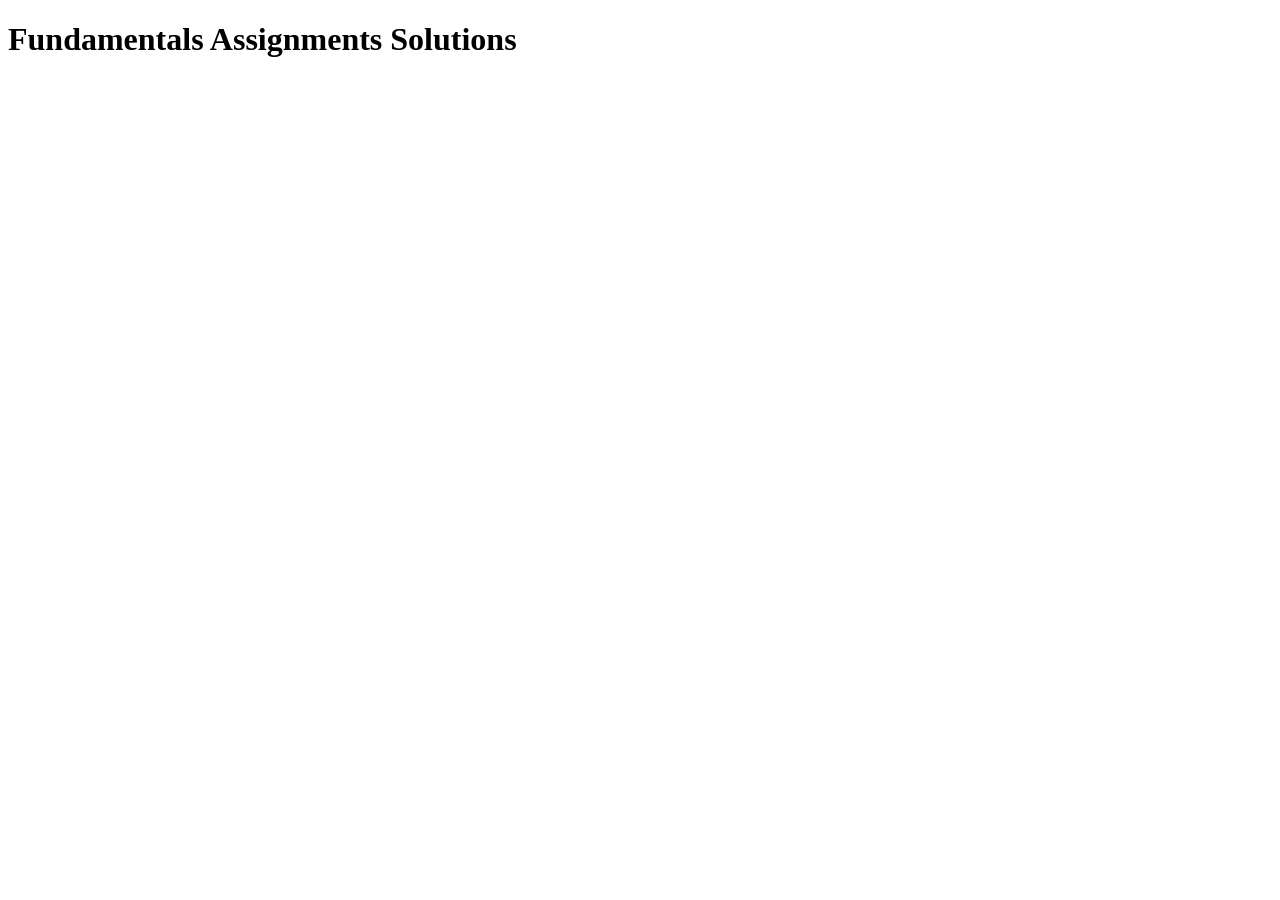
<file: Fundamentals Assignments/Fundamentals 1/index.html>
<!DOCTYPE html>
<html lang="en">
  <head>
    <meta charset="UTF-8" />
    <meta name="viewport" content="width=device-width, initial-scale=1.0" />
    <title>Document</title>
  </head>
  <body>
  </body>
    <h1>Fundamentals Assignments Solutions</h1>  
    <script src="07-equality_operators.js"></script>
    <script src="09-switch_statements.js"></script>
  </body>
</html>
</file>
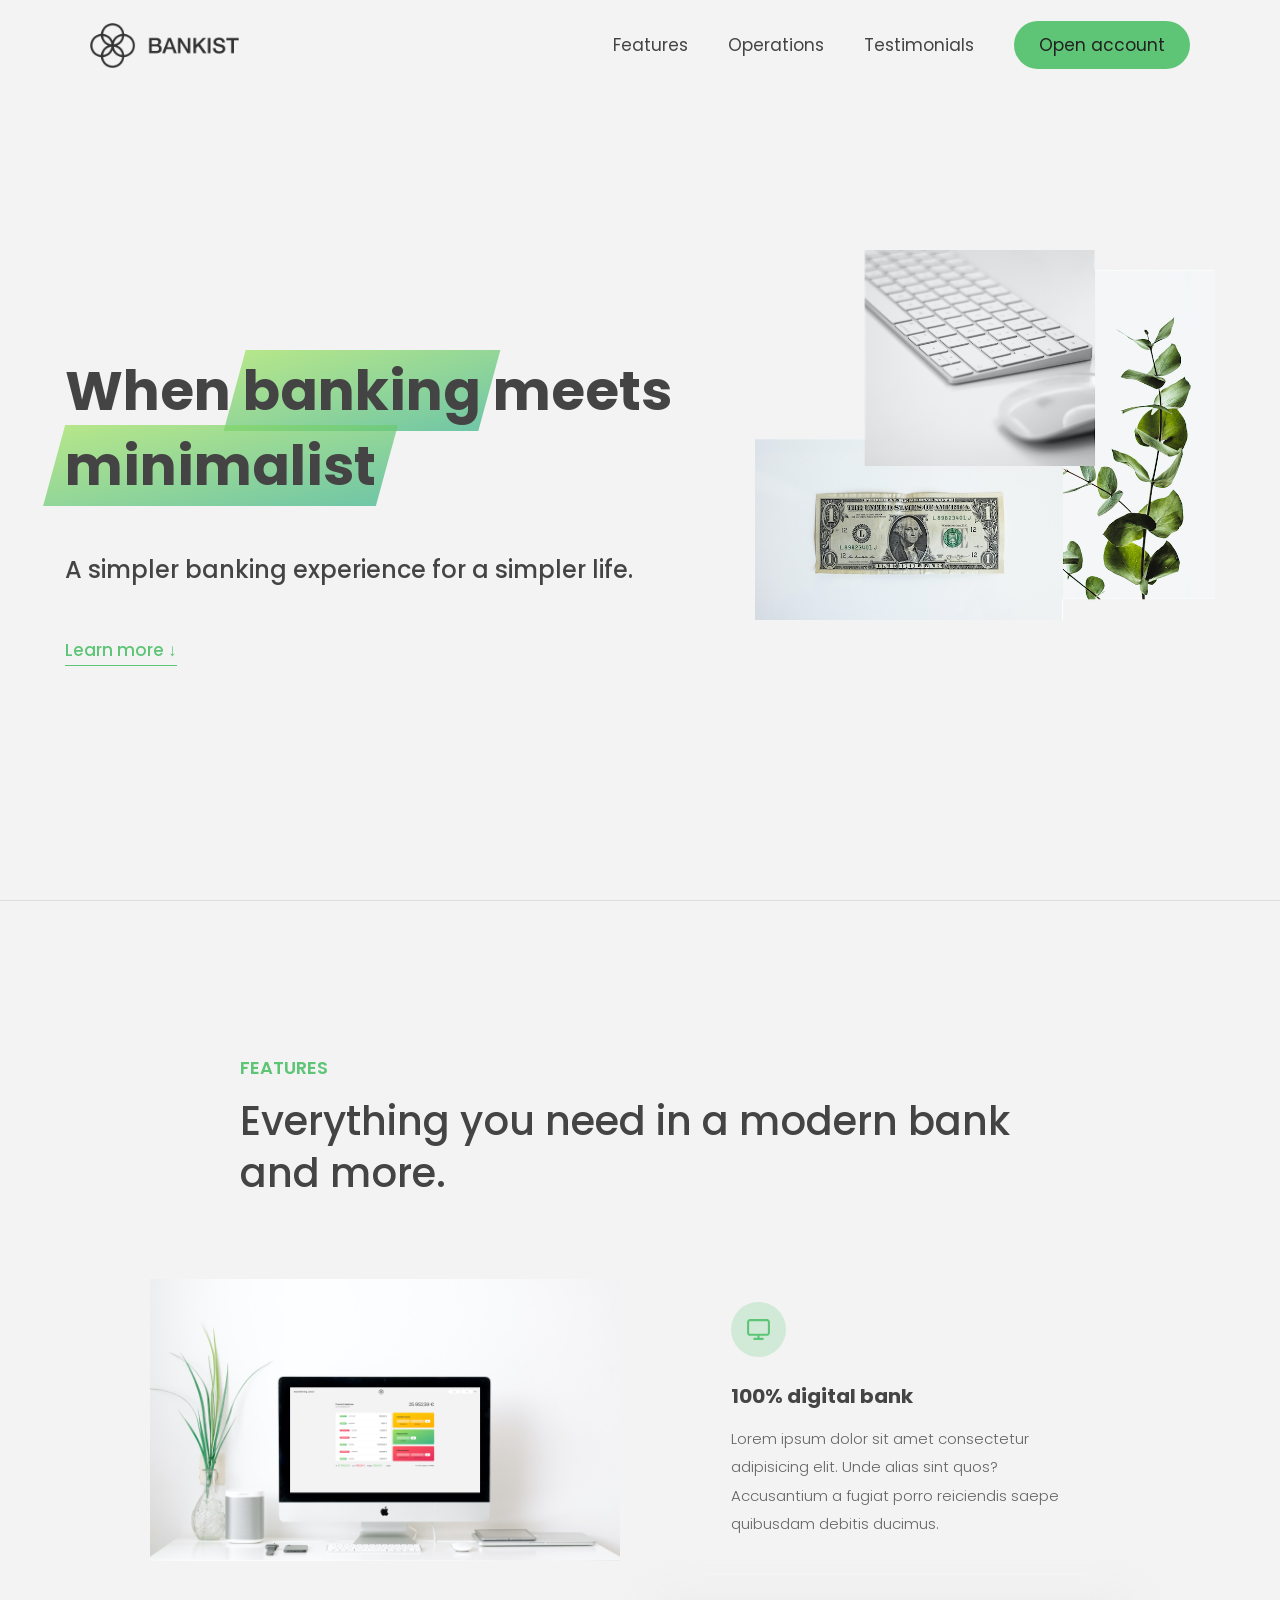
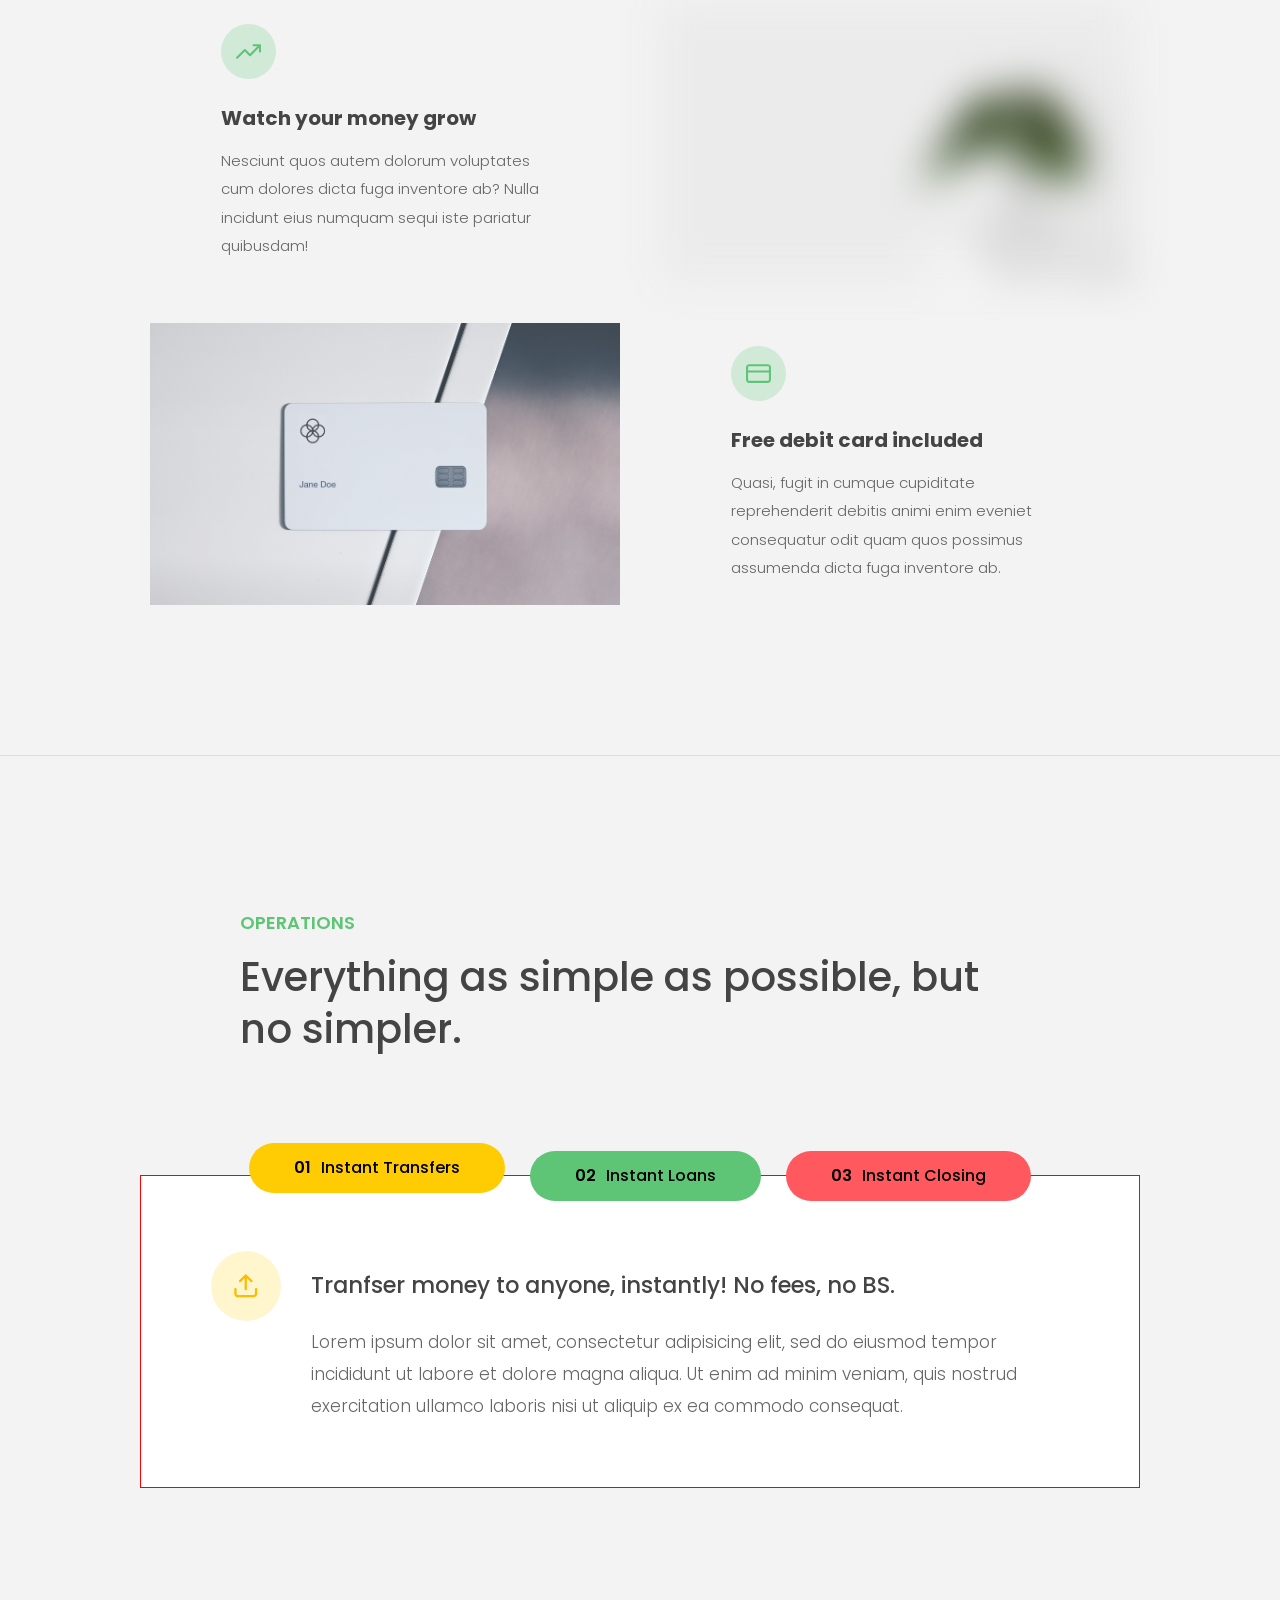
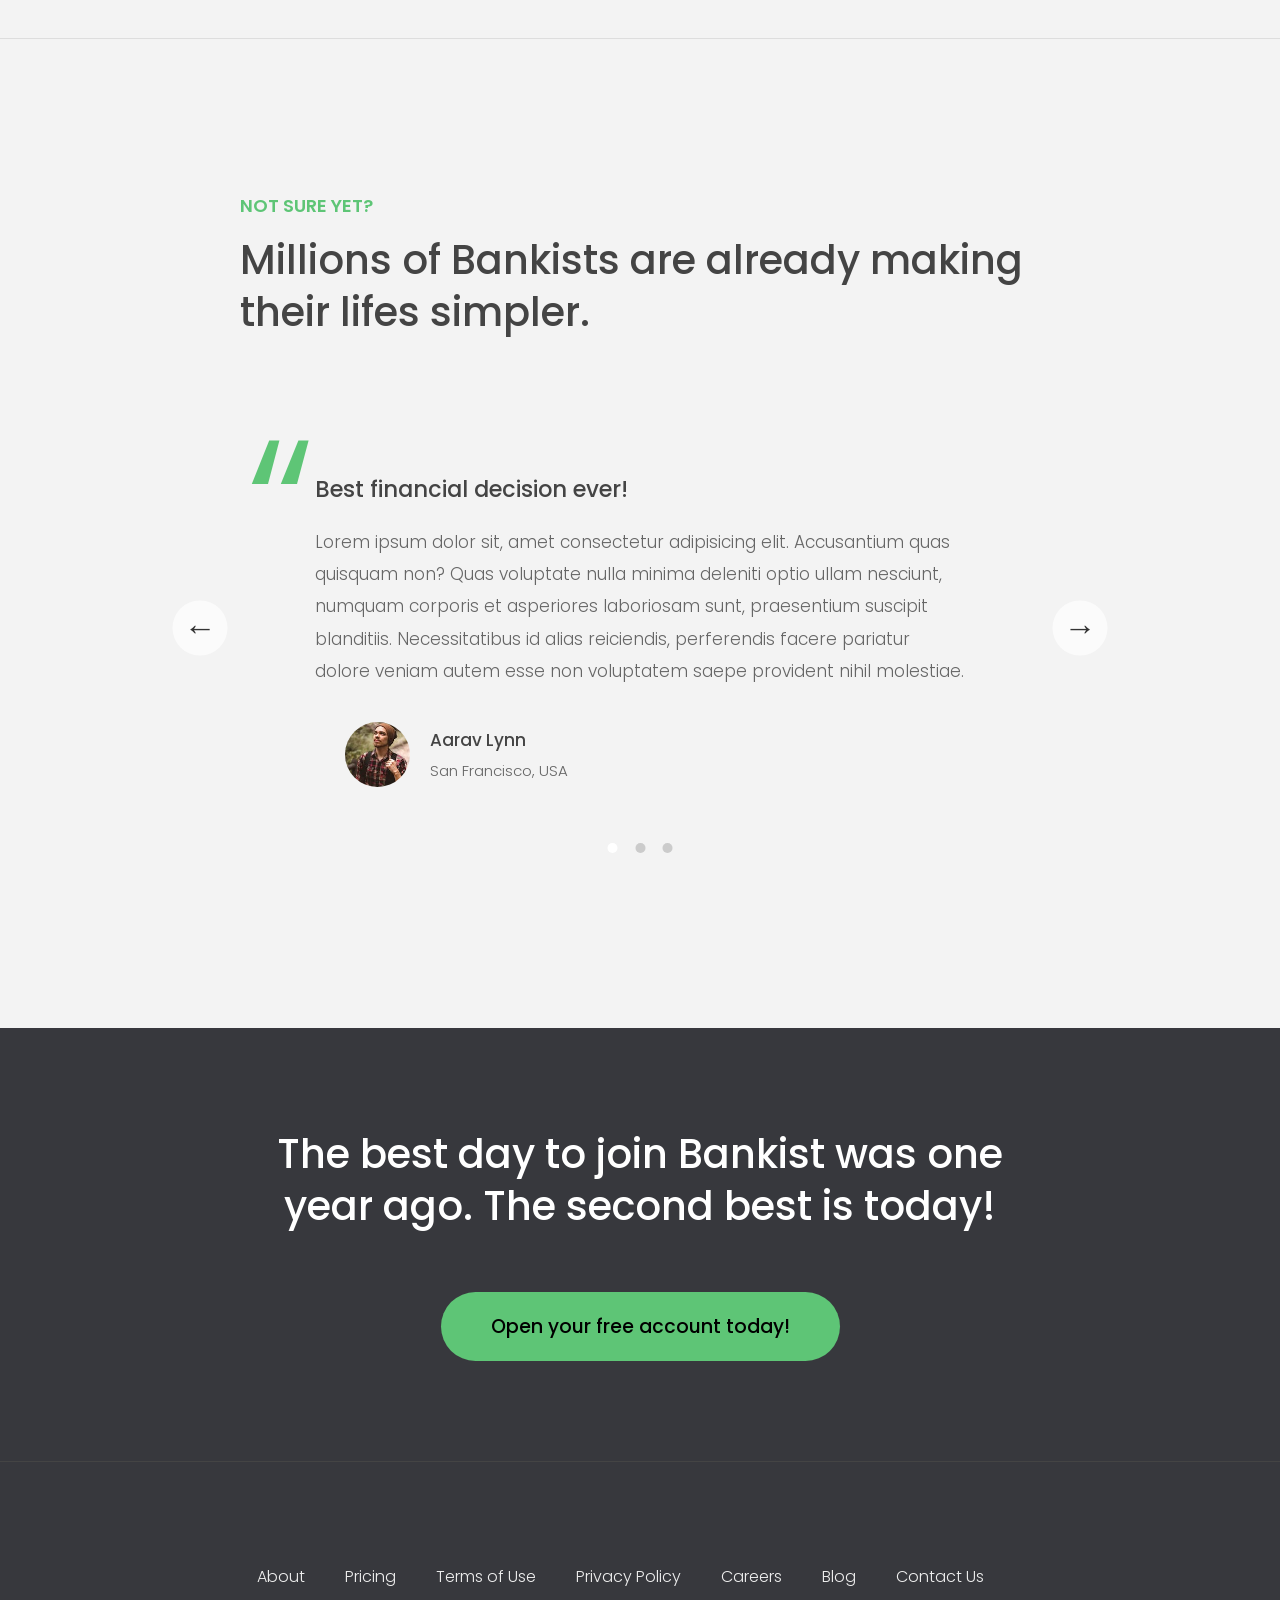
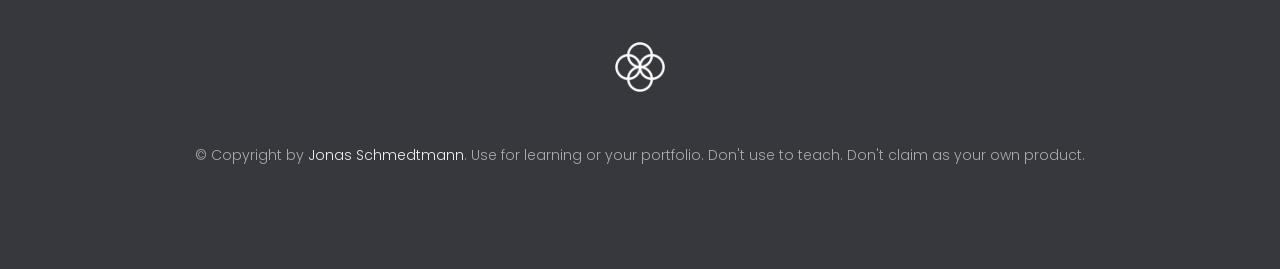
<file: Projects/Bankist Website/index.html>
<!doctype html>
<html lang="en">
  <head>
    <meta charset="UTF-8" />
    <meta name="viewport" content="width=device-width, initial-scale=1.0" />
    <meta http-equiv="X-UA-Compatible" content="ie=edge" />
    <link rel="shortcut icon" type="image/png" href="img/icon.png" />

    <link
      href="https://fonts.googleapis.com/css?family=Poppins:300,400,500,600&display=swap"
      rel="stylesheet"
    />
    <link rel="stylesheet" href="style.css" />
    <title>Bankist | When Banking meets Minimalist</title>
  </head>
  <body>
    <header class="header">
      <nav class="nav">
        <img
          src="img/logo.png"
          alt="Bankist logo"
          class="nav__logo"
          id="logo"
          data-version-number="3.0"
        />
        <ul class="nav__links">
          <li class="nav__item">
            <a class="nav__link" href="#section--1">Features</a>
          </li>
          <li class="nav__item">
            <a class="nav__link" href="#section--2">Operations</a>
          </li>
          <li class="nav__item">
            <a class="nav__link" href="#section--3">Testimonials</a>
          </li>
          <li class="nav__item">
            <a class="nav__link nav__link--btn btn--show-modal" href="#"
              >Open account</a
            >
          </li>
        </ul>
      </nav>

      <div class="header__title">
        <span></span>
        <h1>
          When
          <!-- Green highlight effect -->
          <span class="highlight">banking</span>
          meets<br />
          <span class="highlight"> minimalist</span>
        </h1>
        <h4>A simpler banking experience for a simpler life.</h4>
        <button class="btn--text btn--scroll-to">Learn more &DownArrow;</button>
        <img
          src="img/hero.png"
          class="header__img"
          alt="Minimalist bank items"
        />
      </div>
    </header>

    <section class="section section--hidden" id="section--1">
      <div class="section__title">
        <h2 class="section__description">Features</h2>
        <h3 class="section__header">
          Everything you need in a modern bank and more.
        </h3>
      </div>

      <div class="features">
        <img
          src="img/digital-lazy.jpg"
          data-src="img/digital.jpg"
          alt="Computer"
          class="features__img lazy-img"
        />
        <div class="features__feature">
          <div class="features__icon">
            <svg>
              <use xlink:href="img/icons.svg#icon-monitor"></use>
            </svg>
          </div>
          <h5 class="features__header">100% digital bank</h5>
          <p>
            Lorem ipsum dolor sit amet consectetur adipisicing elit. Unde alias
            sint quos? Accusantium a fugiat porro reiciendis saepe quibusdam
            debitis ducimus.
          </p>
        </div>

        <div class="features__feature">
          <div class="features__icon">
            <svg>
              <use xlink:href="img/icons.svg#icon-trending-up"></use>
            </svg>
          </div>
          <h5 class="features__header">Watch your money grow</h5>
          <p>
            Nesciunt quos autem dolorum voluptates cum dolores dicta fuga
            inventore ab? Nulla incidunt eius numquam sequi iste pariatur
            quibusdam!
          </p>
        </div>
        <img
          src="img/grow-lazy.jpg"
          data-src="img/grow.jpg"
          alt="Plant"
          class="features__img lazy-img"
        />

        <img
          src="img/card-lazy.jpg"
          data-src="img/card.jpg"
          alt="Credit card"
          class="features__img lazy-img"
        />
        <div class="features__feature">
          <div class="features__icon">
            <svg>
              <use xlink:href="img/icons.svg#icon-credit-card"></use>
            </svg>
          </div>
          <h5 class="features__header">Free debit card included</h5>
          <p>
            Quasi, fugit in cumque cupiditate reprehenderit debitis animi enim
            eveniet consequatur odit quam quos possimus assumenda dicta fuga
            inventore ab.
          </p>
        </div>
      </div>
    </section>

    <section class="section--hidden section" id="section--2">
      <div class="section__title">
        <h2 class="section__description">Operations</h2>
        <h3 class="section__header">
          Everything as simple as possible, but no simpler.
        </h3>
      </div>

      <div class="operations" style="border: 1px solid red">
        <div class="operations__tab-container">
          <button
            class="btn operations__tab operations__tab--1 operations__tab--active"
            data-tab="1"
          >
            <span>01</span>Instant Transfers
          </button>
          <button class="btn operations__tab operations__tab--2" data-tab="2">
            <span>02</span>Instant Loans
          </button>
          <button class="btn operations__tab operations__tab--3" data-tab="3">
            <span>03</span>Instant Closing
          </button>
        </div>
        <div
          class="operations__content operations__content--1 operations__content--active"
        >
          <div class="operations__icon operations__icon--1">
            <svg>
              <use xlink:href="img/icons.svg#icon-upload"></use>
            </svg>
          </div>
          <h5 class="operations__header">
            Tranfser money to anyone, instantly! No fees, no BS.
          </h5>
          <p>
            Lorem ipsum dolor sit amet, consectetur adipisicing elit, sed do
            eiusmod tempor incididunt ut labore et dolore magna aliqua. Ut enim
            ad minim veniam, quis nostrud exercitation ullamco laboris nisi ut
            aliquip ex ea commodo consequat.
          </p>
        </div>

        <div class="operations__content operations__content--2">
          <div class="operations__icon operations__icon--2">
            <svg>
              <use xlink:href="img/icons.svg#icon-home"></use>
            </svg>
          </div>
          <h5 class="operations__header">
            Buy a home or make your dreams come true, with instant loans.
          </h5>
          <p>
            Duis aute irure dolor in reprehenderit in voluptate velit esse
            cillum dolore eu fugiat nulla pariatur. Excepteur sint occaecat
            cupidatat non proident, sunt in culpa qui officia deserunt mollit
            anim id est laborum.
          </p>
        </div>
        <div class="operations__content operations__content--3">
          <div class="operations__icon operations__icon--3">
            <svg>
              <use xlink:href="img/icons.svg#icon-user-x"></use>
            </svg>
          </div>
          <h5 class="operations__header">
            No longer need your account? No problem! Close it instantly.
          </h5>
          <p>
            Excepteur sint occaecat cupidatat non proident, sunt in culpa qui
            officia deserunt mollit anim id est laborum. Ut enim ad minim
            veniam, quis nostrud exercitation ullamco laboris nisi ut aliquip ex
            ea commodo consequat.
          </p>
        </div>
      </div>
    </section>

    <section class="section--hidden section" id="section--3">
      <div class="section__title section__title--testimonials">
        <h2 class="section__description">Not sure yet?</h2>
        <h3 class="section__header">
          Millions of Bankists are already making their lifes simpler.
        </h3>
      </div>

      <div class="slider">
        <div class="slide slide--1">
          <div class="testimonial">
            <h5 class="testimonial__header">Best financial decision ever!</h5>
            <blockquote class="testimonial__text">
              Lorem ipsum dolor sit, amet consectetur adipisicing elit.
              Accusantium quas quisquam non? Quas voluptate nulla minima
              deleniti optio ullam nesciunt, numquam corporis et asperiores
              laboriosam sunt, praesentium suscipit blanditiis. Necessitatibus
              id alias reiciendis, perferendis facere pariatur dolore veniam
              autem esse non voluptatem saepe provident nihil molestiae.
            </blockquote>
            <address class="testimonial__author">
              <img src="img/user-1.jpg" alt="" class="testimonial__photo" />
              <h6 class="testimonial__name">Aarav Lynn</h6>
              <p class="testimonial__location">San Francisco, USA</p>
            </address>
          </div>
        </div>
        <div class="slide slide--2">
          <div class="testimonial">
            <h5 class="testimonial__header">
              The last step to becoming a complete minimalist
            </h5>
            <blockquote class="testimonial__text">
              Quisquam itaque deserunt ullam, quia ea repellendus provident,
              ducimus neque ipsam modi voluptatibus doloremque, corrupti
              laborum. Incidunt numquam perferendis veritatis neque repellendus.
              Lorem, ipsum dolor sit amet consectetur adipisicing elit. Illo
              deserunt exercitationem deleniti.
            </blockquote>
            <address class="testimonial__author">
              <img src="img/user-2.jpg" alt="" class="testimonial__photo" />
              <h6 class="testimonial__name">Miyah Miles</h6>
              <p class="testimonial__location">London, UK</p>
            </address>
          </div>
        </div>
        <div class="slide slide--3">
          <div class="testimonial">
            <h5 class="testimonial__header">
              Finally free from old-school banks
            </h5>
            <blockquote class="testimonial__text">
              Debitis, nihil sit minus suscipit magni aperiam vel tenetur
              incidunt commodi architecto numquam omnis nulla autem,
              necessitatibus blanditiis modi similique quidem. Odio aliquam
              culpa dicta beatae quod maiores ipsa minus consequatur error sunt,
              deleniti saepe aliquid quos inventore sequi. Necessitatibus id
              alias reiciendis, perferendis facere.
            </blockquote>
            <address class="testimonial__author">
              <img src="img/user-3.jpg" alt="" class="testimonial__photo" />
              <h6 class="testimonial__name">Francisco Gomes</h6>
              <p class="testimonial__location">Lisbon, Portugal</p>
            </address>
          </div>
        </div>
        <button class="slider__btn slider__btn--left">&larr;</button>
        <button class="slider__btn slider__btn--right">&rarr;</button>
        <div class="dots"></div>
      </div>

      <!--TEMPORARY PRACTICE-->

      <!-- <div class="slider">
        <div class="slide"><img src="img/img-1.jpg" alt="Photo 1" /></div>
        <div class="slide"><img src="img/img-2.jpg" alt="Photo 2" /></div>
        <div class="slide"><img src="img/img-3.jpg" alt="Photo 3" /></div>
        <div class="slide"><img src="img/img-4.jpg" alt="Photo 4" /></div>
      </div> -->
    </section>

    <section class="section--hidden section section--sign-up">
      <div class="section__title">
        <h3 class="section__header">
          The best day to join Bankist was one year ago. The second best is
          today!
        </h3>
      </div>
      <button class="btn btn--show-modal">Open your free account today!</button>
    </section>

    <footer class="footer">
      <ul class="footer__nav">
        <li class="footer__item">
          <a class="footer__link" href="#">About</a>
        </li>
        <li class="footer__item">
          <a class="footer__link" href="#">Pricing</a>
        </li>
        <li class="footer__item">
          <a class="footer__link" href="#">Terms of Use</a>
        </li>
        <li class="footer__item">
          <a class="footer__link" href="#">Privacy Policy</a>
        </li>
        <li class="footer__item">
          <a class="footer__link" href="#">Careers</a>
        </li>
        <li class="footer__item">
          <a class="footer__link" href="#">Blog</a>
        </li>
        <li class="footer__item">
          <a class="footer__link" href="#">Contact Us</a>
        </li>
      </ul>
      <img src="img/icon.png" alt="Logo" class="footer__logo" />
      <p class="footer__copyright">
        &copy; Copyright by
        <a
          class="footer__link twitter-link"
          target="_blank"
          href="https://twitter.com/jonasschmedtman"
          >Jonas Schmedtmann</a
        >. Use for learning or your portfolio. Don't use to teach. Don't claim
        as your own product.
      </p>
    </footer>

    <div class="modal hidden">
      <button class="btn--close-modal">&times;</button>
      <h2 class="modal__header">
        Open your bank account <br />
        in just <span class="highlight">5 minutes</span>
      </h2>
      <form class="modal__form">
        <label>First Name</label>
        <input type="text" />
        <label>Last Name</label>
        <input type="text" />
        <label>Email Address</label>
        <input type="email" />
        <button class="btn">Next step &rarr;</button>
      </form>
    </div>
    <div class="overlay hidden"></div>

    <script src="script.js"></script>
    <!-- <script src="concepts.js"></script> -->
  </body>
</html>
</file>
<file: Projects/Bankist Website/style.css>
/* The page is NOT responsive. You can implement responsiveness yourself if you wanna have some fun 😃 */

:root {
  --color-primary: #5ec576;
  --color-secondary: #ffcb03;
  --color-tertiary: #ff585f;
  --color-primary-darker: #4bbb7d;
  --color-secondary-darker: #ffbb00;
  --color-tertiary-darker: #fd424b;
  --color-primary-opacity: #5ec5763a;
  --color-secondary-opacity: #ffcd0331;
  --color-tertiary-opacity: #ff58602d;
  --gradient-primary: linear-gradient(to top left, #39b385, #9be15d);
  --gradient-secondary: linear-gradient(to top left, #ffb003, #ffcb03);
}

* {
  margin: 0;
  padding: 0;
  box-sizing: inherit;
}

html {
  font-size: 62.5%;
  box-sizing: border-box;
}

body {
  font-family: "Poppins", sans-serif;
  font-weight: 300;
  color: #444;
  line-height: 1.9;
  background-color: #f3f3f3;
}

/* GENERAL ELEMENTS */
.section {
  padding: 15rem 3rem;
  border-top: 1px solid #ddd;

  transition:
    transform 1s,
    opacity 1s;
}

.section--hidden {
  opacity: 0;
  transform: translateY(8rem);
}

.section__title {
  max-width: 80rem;
  margin: 0 auto 8rem auto;
}

.section__description {
  font-size: 1.8rem;
  font-weight: 600;
  text-transform: uppercase;
  color: var(--color-primary);
  margin-bottom: 1rem;
}

.section__header {
  font-size: 4rem;
  line-height: 1.3;
  font-weight: 500;
}

.btn {
  display: inline-block;
  background-color: var(--color-primary);
  font-size: 1.6rem;
  font-family: inherit;
  font-weight: 500;
  border: none;
  padding: 1.25rem 4.5rem;
  border-radius: 10rem;
  cursor: pointer;
  transition: all 0.3s;
}

.btn:hover {
  background-color: var(--color-primary-darker);
}

.btn--text {
  display: inline-block;
  background: none;
  font-size: 1.7rem;
  font-family: inherit;
  font-weight: 500;
  color: var(--color-primary);
  border: none;
  border-bottom: 1px solid currentColor;
  padding-bottom: 2px;
  cursor: pointer;
  transition: all 0.3s;
}

p {
  color: #666;
}

/* This is BAD for accessibility! Don't do in the real world! */
button:focus {
  outline: none;
}

img {
  transition: filter 0.5s;
}

.lazy-img {
  filter: blur(20px);
}

/* NAVIGATION */
.nav {
  display: flex;
  justify-content: space-between;
  align-items: center;
  height: 9rem;
  width: 100%;
  padding: 0 6rem;
  z-index: 100;
}

/* nav and stickly class at the same time */
.nav.sticky {
  position: fixed;
  background-color: rgba(255, 255, 255, 0.95);
  box-shadow: 0px 2px 12px #cacaca;
}

.nav__logo {
  height: 4.5rem;
  transition: all 0.3s;
}

.nav__links {
  display: flex;
  align-items: center;
  list-style: none;
}

.nav__item {
  margin-left: 4rem;
}

.nav__link:link,
.nav__link:visited {
  font-size: 1.7rem;
  font-weight: 400;
  color: inherit;
  text-decoration: none;
  display: block;
  transition: all 0.3s;
}

.nav__link--btn:link,
.nav__link--btn:visited {
  padding: 0.8rem 2.5rem;
  border-radius: 3rem;
  background-color: var(--color-primary);
  color: #222;
}

.nav__link--btn:hover,
.nav__link--btn:active {
  color: inherit;
  background-color: var(--color-primary-darker);
  color: #333;
}

/* HEADER */
.header {
  padding: 0 3rem;
  height: 100vh;
  display: flex;
  flex-direction: column;
  align-items: center;
}

.header__title {
  flex: 1;

  max-width: 115rem;
  display: grid;
  grid-template-columns: 3fr 2fr;
  row-gap: 3rem;
  align-content: center;
  justify-content: center;

  align-items: start;
  justify-items: start;
}

h1 {
  font-size: 5.5rem;
  line-height: 1.35;
}

h4 {
  font-size: 2.4rem;
  font-weight: 500;
}

.header__img {
  width: 100%;
  grid-column: 2 / 3;
  grid-row: 1 / span 4;
  transform: translateY(-6rem);
}

.highlight {
  position: relative;
}

.highlight::after {
  display: block;
  content: "";
  position: absolute;
  bottom: 0;
  left: 0;
  height: 100%;
  width: 100%;
  z-index: -1;
  opacity: 0.7;
  transform: scale(1.07, 1.05) skewX(-15deg);
  background-image: var(--gradient-primary);
}

/* FEATURES */
.features {
  display: grid;
  grid-template-columns: 1fr 1fr;
  gap: 4rem;
  margin: 0 12rem;
}

.features__img {
  width: 100%;
}

.features__feature {
  align-self: center;
  justify-self: center;
  width: 70%;
  font-size: 1.5rem;
}

.features__icon {
  display: flex;
  align-items: center;
  justify-content: center;
  background-color: var(--color-primary-opacity);
  height: 5.5rem;
  width: 5.5rem;
  border-radius: 50%;
  margin-bottom: 2rem;
}

.features__icon svg {
  height: 2.5rem;
  width: 2.5rem;
  fill: var(--color-primary);
}

.features__header {
  font-size: 2rem;
  margin-bottom: 1rem;
}

/* OPERATIONS */
.operations {
  max-width: 100rem;
  margin: 12rem auto 0 auto;
  background-color: #fff;
}

.operations__tab-container {
  display: flex;
  justify-content: center;
}

.operations__tab {
  margin-right: 2.5rem;
  transform: translateY(-50%);
}

.operations__tab span {
  margin-right: 1rem;
  font-weight: 600;
  display: inline-block;
}

.operations__tab--1 {
  background-color: var(--color-secondary);
}

.operations__tab--1:hover {
  background-color: var(--color-secondary-darker);
}

.operations__tab--3 {
  background-color: var(--color-tertiary);
  margin: 0;
}

.operations__tab--3:hover {
  background-color: var(--color-tertiary-darker);
}

.operations__tab--active {
  transform: translateY(-66%);
}

.operations__content {
  display: none;

  /* JUST PRESENTATIONAL */
  font-size: 1.7rem;
  padding: 2.5rem 7rem 6.5rem 7rem;
}

.operations__content--active {
  display: grid;
  grid-template-columns: 7rem 1fr;
  column-gap: 3rem;
  row-gap: 0.5rem;
}

.operations__header {
  font-size: 2.25rem;
  font-weight: 500;
  align-self: center;
}

.operations__icon {
  display: flex;
  align-items: center;
  justify-content: center;
  height: 7rem;
  width: 7rem;
  border-radius: 50%;
}

.operations__icon svg {
  height: 2.75rem;
  width: 2.75rem;
}

.operations__content p {
  grid-column: 2;
}

.operations__icon--1 {
  background-color: var(--color-secondary-opacity);
}
.operations__icon--2 {
  background-color: var(--color-primary-opacity);
}
.operations__icon--3 {
  background-color: var(--color-tertiary-opacity);
}
.operations__icon--1 svg {
  fill: var(--color-secondary-darker);
}
.operations__icon--2 svg {
  fill: var(--color-primary);
}
.operations__icon--3 svg {
  fill: var(--color-tertiary);
}

/* SLIDER */
.slider {
  max-width: 100rem;
  height: 50rem;
  margin: 0 auto;
  position: relative;

  /* IN THE END */
  overflow: hidden;
}

.slide {
  position: absolute;
  top: 0;
  width: 100%;
  height: 50rem;

  display: flex;
  align-items: center;
  justify-content: center;

  /* THIS creates the animation! */
  transition: transform 1s;
}

.slide > img {
  /* Only for images that have different size than slide */
  width: 100%;
  height: 100%;
  object-fit: cover;
}

.slider__btn {
  position: absolute;
  top: 50%;
  z-index: 10;

  border: none;
  background: rgba(255, 255, 255, 0.7);
  font-family: inherit;
  color: #333;
  border-radius: 50%;
  height: 5.5rem;
  width: 5.5rem;
  font-size: 3.25rem;
  cursor: pointer;
}

.slider__btn--left {
  left: 6%;
  transform: translate(-50%, -50%);
}

.slider__btn--right {
  right: 6%;
  transform: translate(50%, -50%);
}

.dots {
  position: absolute;
  bottom: 5%;
  left: 50%;
  transform: translateX(-50%);
  display: flex;
}

.dots__dot {
  border: none;
  background-color: #b9b9b9;
  opacity: 0.7;
  height: 1rem;
  width: 1rem;
  border-radius: 50%;
  margin-right: 1.75rem;
  cursor: pointer;
  transition: all 0.5s;

  /* Only necessary when overlying images */
  /* box-shadow: 0 0.6rem 1.5rem rgba(0, 0, 0, 0.7); */
}

.dots__dot:last-child {
  margin: 0;
}

.dots__dot--active {
  background-color: #fff;
  /* background-color: #888; */
  opacity: 1;
}

/* TESTIMONIALS */
.testimonial {
  width: 65%;
  position: relative;
}

.testimonial::before {
  content: "\201C";
  position: absolute;
  top: -5.7rem;
  left: -6.8rem;
  line-height: 1;
  font-size: 20rem;
  font-family: inherit;
  color: var(--color-primary);
  z-index: -1;
}

.testimonial__header {
  font-size: 2.25rem;
  font-weight: 500;
  margin-bottom: 1.5rem;
}

.testimonial__text {
  font-size: 1.7rem;
  margin-bottom: 3.5rem;
  color: #666;
}

.testimonial__author {
  margin-left: 3rem;
  font-style: normal;

  display: grid;
  grid-template-columns: 6.5rem 1fr;
  column-gap: 2rem;
}

.testimonial__photo {
  grid-row: 1 / span 2;
  width: 6.5rem;
  border-radius: 50%;
}

.testimonial__name {
  font-size: 1.7rem;
  font-weight: 500;
  align-self: end;
  margin: 0;
}

.testimonial__location {
  font-size: 1.5rem;
}

.section__title--testimonials {
  margin-bottom: 4rem;
}

/* SIGNUP */
.section--sign-up {
  background-color: #37383d;
  border-top: none;
  border-bottom: 1px solid #444;
  text-align: center;
  padding: 10rem 3rem;
}

.section--sign-up .section__header {
  color: #fff;
  text-align: center;
}

.section--sign-up .section__title {
  margin-bottom: 6rem;
}

.section--sign-up .btn {
  font-size: 1.9rem;
  padding: 2rem 5rem;
}

/* FOOTER */
.footer {
  padding: 10rem 3rem;
  background-color: #37383d;
}

.footer__nav {
  list-style: none;
  display: flex;
  justify-content: center;
  margin-bottom: 5rem;
}

.footer__item {
  margin-right: 4rem;
}

.footer__link {
  font-size: 1.6rem;
  color: #eee;
  text-decoration: none;
}

.footer__logo {
  height: 5rem;
  display: block;
  margin: 0 auto;
  margin-bottom: 5rem;
}

.footer__copyright {
  font-size: 1.4rem;
  color: #aaa;
  text-align: center;
}

.footer__copyright .footer__link {
  font-size: 1.4rem;
}

/* MODAL WINDOW */
.modal {
  position: fixed;
  top: 50%;
  left: 50%;
  transform: translate(-50%, -50%);
  max-width: 60rem;
  background-color: #f3f3f3;
  padding: 5rem 6rem;
  box-shadow: 0 4rem 6rem rgba(0, 0, 0, 0.3);
  z-index: 1000;
  transition: all 0.5s;
}

.overlay {
  position: fixed;
  top: 0;
  left: 0;
  width: 100%;
  height: 100%;
  background-color: rgba(0, 0, 0, 0.5);
  backdrop-filter: blur(4px);
  z-index: 100;
  transition: all 0.5s;
}

.modal__header {
  font-size: 3.25rem;
  margin-bottom: 4.5rem;
  line-height: 1.5;
}

.modal__form {
  margin: 0 3rem;
  display: grid;
  grid-template-columns: 1fr 2fr;
  align-items: center;
  gap: 2.5rem;
}

.modal__form label {
  font-size: 1.7rem;
  font-weight: 500;
}

.modal__form input {
  font-size: 1.7rem;
  padding: 1rem 1.5rem;
  border: 1px solid #ddd;
  border-radius: 0.5rem;
}

.modal__form button {
  grid-column: 1 / span 2;
  justify-self: center;
  margin-top: 1rem;
}

.btn--close-modal {
  font-family: inherit;
  color: inherit;
  position: absolute;
  top: 0.5rem;
  right: 2rem;
  font-size: 4rem;
  cursor: pointer;
  border: none;
  background: none;
}

.hidden {
  visibility: hidden;
  opacity: 0;
}

/* COOKIE MESSAGE */
.cookie-message {
  display: flex;
  align-items: center;
  justify-content: space-evenly;
  width: 100%;
  background-color: white;
  color: #bbb;
  font-size: 1.5rem;
  font-weight: 400;
}
</file>
